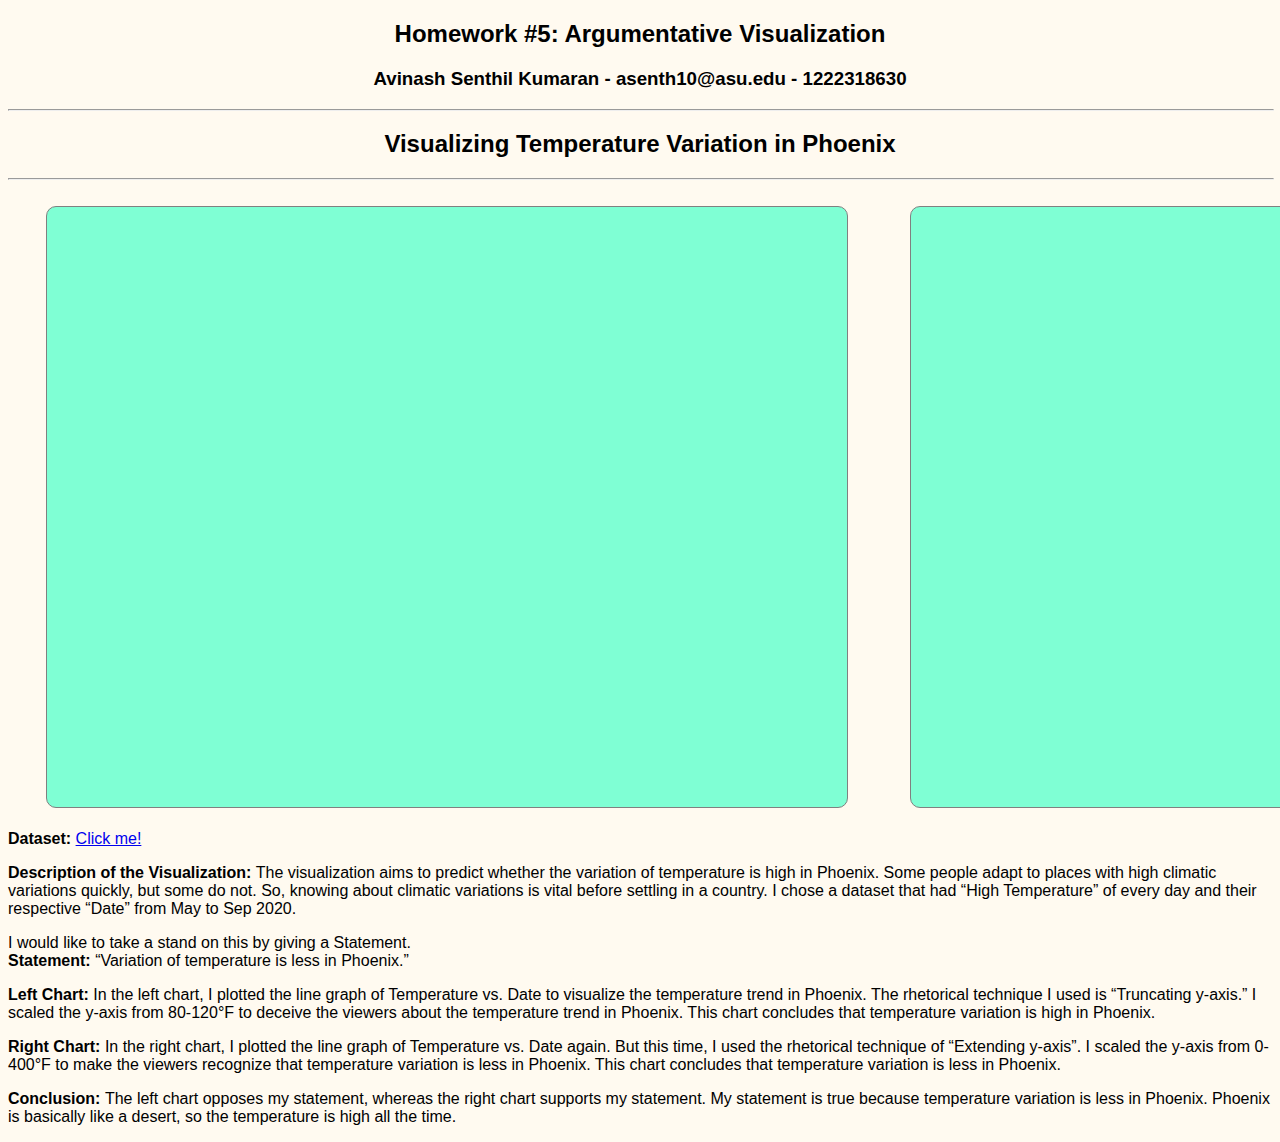
<file: Argumentative_Visualization/index.html>
<!DOCTYPE html>
<html>
  <head>
    <meta charset='utf-8'>
    <title>CSE 578 / Fall 2021 / Homework #5</title>
    <link rel='stylesheet' href='css/styles.css'>
    <script src='https://d3js.org/d3.v5.min.js'></script>
    <script src='scripts/homework5.js'></script>

  </head>
  <body>
    <div id='wrapper2'>
      <h2>Homework #5: Argumentative Visualization</h2>
      <h3>Avinash Senthil Kumaran - asenth10@asu.edu - 1222318630</h3>
      <hr style='width:100%'>
      <h2>Visualizing Temperature Variation in Phoenix</h2>
      <hr style='width:100%'>
      <br/>
      </div>
      <div id='wrapper'>
      <svg id='svg1'></svg>&nbsp;&nbsp;&nbsp;&nbsp;&nbsp;&nbsp;&nbsp;&nbsp;&nbsp;&nbsp;&nbsp;&nbsp;&nbsp;
      <svg id='svg2'></svg>
      <br />
      <br/>
    </div>
    <div style="width:100%">
      <b>Dataset: </b>
      <a href="https://www.phoenixopendata.com/dataset/phoenix-heat-relief-shelter-attendance/resource/5c256353-7774-40b4-a414-195be909a200" target="_blank">Click me!</a></div>
     <p>
      <b>Description of the Visualization: </b>The visualization aims to predict whether the variation of temperature is high in Phoenix. Some people adapt to places with high climatic variations quickly, but some do not. So, knowing about climatic variations is vital before settling in a country. I chose a dataset that had “High Temperature” of every day and their respective “Date” from May to Sep 2020.
     </p> 
     <p>
      I would like to take a stand on this by giving a Statement.<br>
      <b>Statement:</b>
      “Variation of temperature is less in Phoenix.”
     </p>
     <p>
      <b>Left Chart: </b>In the left chart, I plotted the line graph of Temperature vs. Date to visualize the temperature trend in Phoenix. The rhetorical technique I used is “Truncating y-axis.” I scaled the y-axis from 80-120°F to deceive the viewers about the temperature trend in Phoenix. This chart concludes that temperature variation is high in Phoenix.
     </p>
     <p>
      <b>Right Chart: </b>In the right chart, I plotted the line graph of Temperature vs. Date again. But this time, I used the rhetorical technique of “Extending y-axis”. I scaled the y-axis from 0-400°F to make the viewers recognize that temperature variation is less in Phoenix. This chart concludes that temperature variation is less in Phoenix.
     </p>
     <p>
      <b>Conclusion: </b>The left chart opposes my statement, whereas the right chart supports my statement. My statement is true because temperature variation is less in Phoenix. Phoenix is basically like a desert, so the temperature is high all the time.
     </p>
    </body>
</html>
</file>
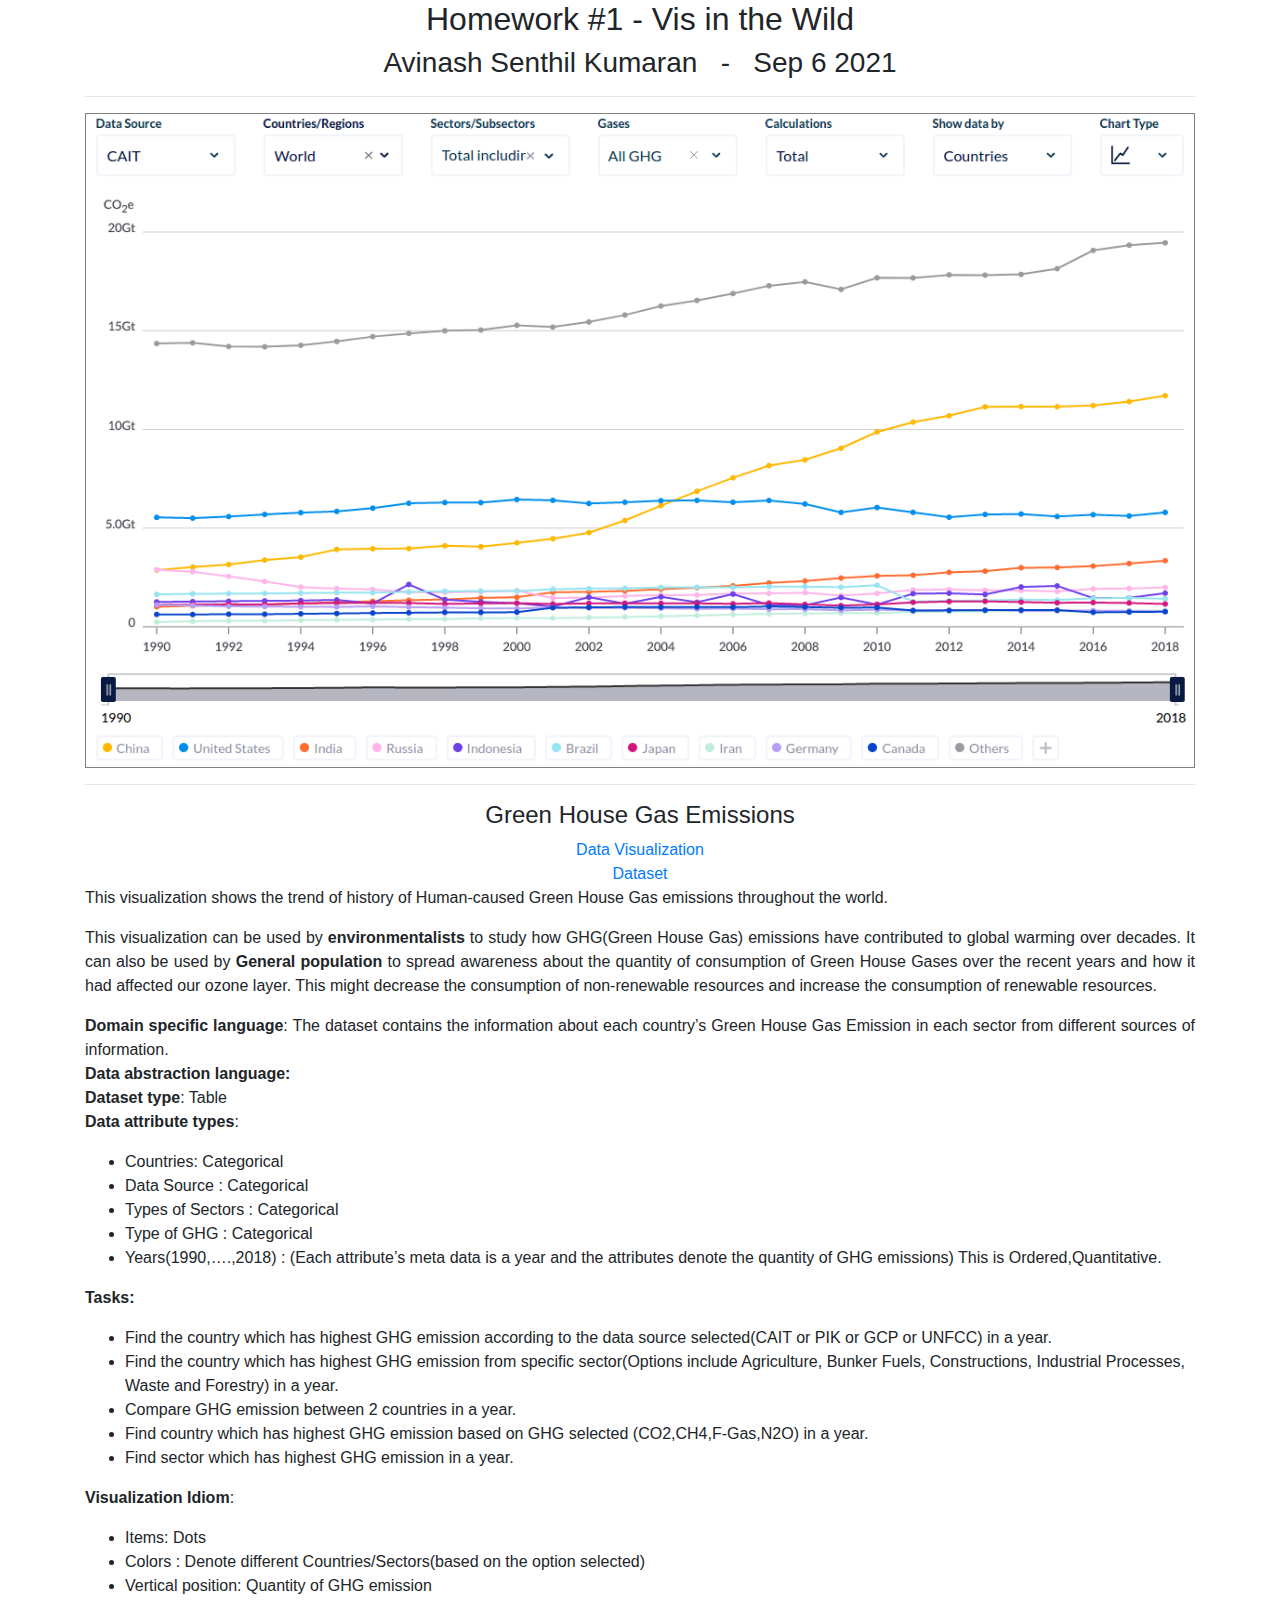
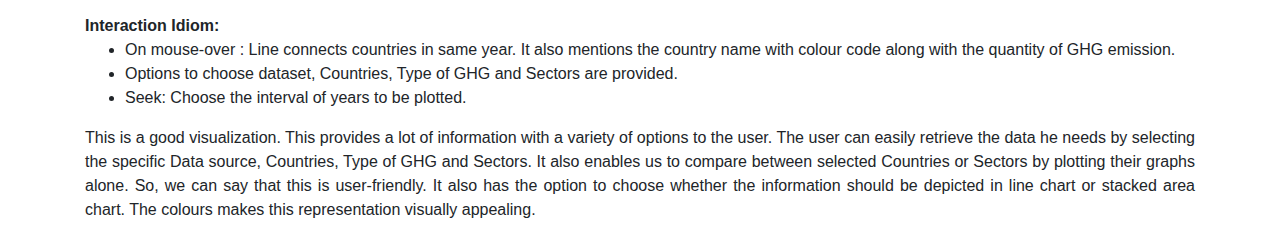
<file: Basic_HTML/index.html>
<!DOCTYPE html>
<html>
	<head>
		<link rel="stylesheet" type="text/css" href="https://stackpath.bootstrapcdn.com/bootstrap/4.5.2/css/bootstrap.min.css">
		<title>CSE 578 Homework #1: Avinash Senthil Kumaran</title>
	</head>
	<style>
		.container {
			maxwidth: 970px;
		}
		h2, h3, h4, span {
			text-align: center;
		}
		img {
			width:100%;
			border: 1px solid gray;
		}
		p {
			text-align: justify;
			text-justify: inter-word;
		}
	</style>
    <body>
	    <div class="container">
			<header>
				<h2 style=>Homework #1 - Vis in the Wild</h2>
				<h3>Avinash Senthil Kumaran&nbsp;&nbsp;&nbsp;-&nbsp;&nbsp;&nbsp;Sep 6 2021</h3>
			</header>
			<hr>
			<img src="imgs/GHG.png" alt="The cool visualization example that I found!">
			<hr>
			<h4>Green House Gas Emissions</h4>
			<div style="width:100%;text-align:center;">
				<a href="https://www.climatewatchdata.org/embed/ghg-emissions%3FbreakBy%3Dcountries%26chartType%3Dline%26end_year%3D2018%26regions%3DWORLD%26sectors%3Dtotal-including-lucf%26start_year%3D1990" target="_blank">Data Visualization</a></div>
			<div style="width:100%;text-align:center;">	
				<a href="https://www.climatewatchdata.org/data-explorer/historical-emissions?historical-emissions-data-sources=cait&historical-emissions-gases=&historical-emissions-regions=&historical-emissions-sectors=&page=1" target="_blank">Dataset</a></div>

			<p>
				This visualization shows the trend of history of Human-caused Green House Gas emissions throughout the world.
			</p>
			<p>
				This visualization can be used by <b>environmentalists</b> to study how GHG(Green House Gas) emissions have contributed to global warming over decades. It can also be used by <b>General population</b> to spread awareness about the quantity of consumption of Green House Gases over the recent years and how it had affected our ozone layer. This might decrease the consumption of non-renewable resources and increase the consumption of renewable resources.
			</p>
			<p>
				<b>Domain specific language</b>: The dataset contains the information about each country’s Green House Gas Emission in each sector from different sources of information.<br>
				<b>Data abstraction language:</b><br>
				<b>Dataset type</b>: Table<br>
				<b>Data attribute types</b>:<br>
				<ul>
					<li>Countries: Categorical</li>
					<li>Data Source : Categorical</li>
					<li>Types of Sectors : Categorical</li>
					<li>Type of GHG : Categorical</li>
					<li>Years(1990,….,2018) : (Each attribute’s meta data is a year and the attributes denote the quantity of GHG emissions) This is Ordered,Quantitative.</li>
				</ul>
				</p>
			<p>
				<b>Tasks:</b>
				<ul>
				<li>Find the country which has highest GHG emission according to the data source selected(CAIT or PIK or GCP or UNFCC) in a year.</li>
  				<li>Find the country which has highest GHG emission from specific sector(Options include Agriculture, Bunker Fuels, Constructions, Industrial Processes, Waste and Forestry) in a year.</li>
				<li>Compare GHG emission between 2 countries in a year.</li>
				<li>Find country which has highest GHG emission based on GHG selected (CO2,CH4,F-Gas,N2O) in a year.</li>
				<li>Find sector which has highest GHG emission in a year.</li>
				</ul>
			</p>
			<p>
				<b>Visualization Idiom</b>:
				<ul> 
				<li>Items: Dots</li>
				<li>Colors : Denote different Countries/Sectors(based on the option selected)</li>
				<li>Vertical position: Quantity of GHG emission</li>
				</ul>
				<b>Interaction Idiom:</b>
				<ul>
					<li>On mouse-over : Line connects countries in same year. It also mentions the country name with colour code along with the quantity of GHG emission.</li>
					<li>Options to choose dataset, Countries, Type of GHG and Sectors are provided.</li>
					<li>Seek: Choose the interval of years to be plotted.</li>
				</ul>
			</p>
			<p>
				This is a good visualization. This provides a lot of information with a variety of options to the user. The user can easily retrieve the data he needs by selecting the specific Data source, Countries, Type of GHG and Sectors. It also enables us to compare between selected Countries or Sectors by plotting their graphs alone. So, we can say that this is user-friendly. It also has the option to choose whether the information should be depicted in line chart or stacked area chart. The colours makes this representation visually appealing.
			</p>
		</div>
	</body>
</html>
</file>
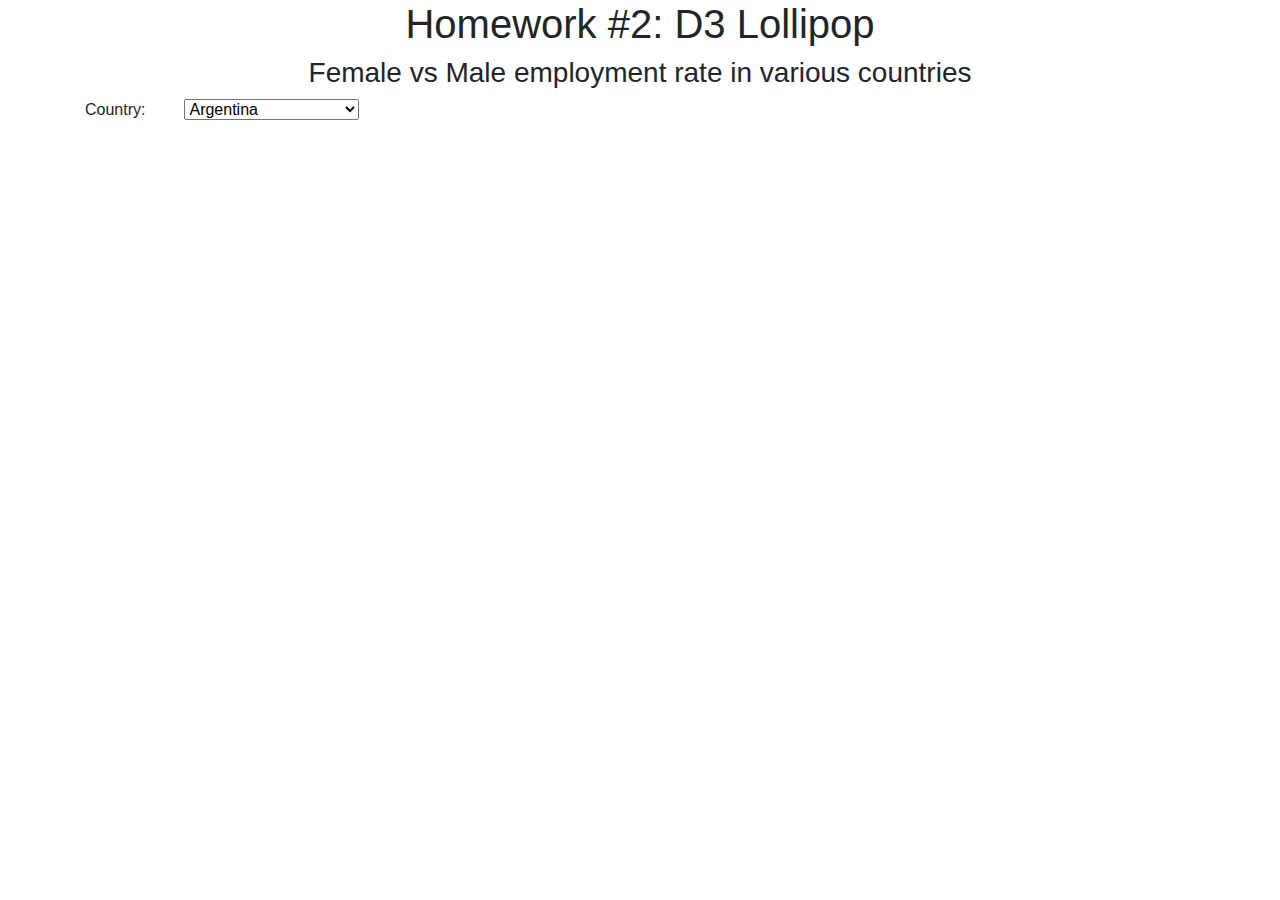
<file: Lollipop_Chart/index.html>
<!DOCTYPE html>
<html lang='en'>
    <head>
        <link rel="shortcut icon" href="#">
        <style>
        svg {
            width: 1000px;
            height: 600px; 
        }
        .col-3 {
            width : 100%
        }
        </style>
        <title>Homework #2: D3 Lollipop</title>
        <link rel="stylesheet" href="https://cdn.jsdelivr.net/npm/bootstrap@4.5.3/dist/css/bootstrap.min.css" />
        <script src='https://d3js.org/d3.v5.min.js'></script>
        <script src="js/main.js"></script>
    </head>
    <body>
        <div class="container">
            <h1 class="text-center">Homework #2: D3 Lollipop</h1>
            <h3 class="text-center">Female vs Male employment rate in various countries</h3>
            <div class="row">
                <div class="col-1">Country: </div>
            &nbsp;
            
                <div class="col-3">
                    <select id='country' onchange="drawLolliPopChart();">
                        <option value='Argentina'>Argentina</option>
                        <option value='India'>India</option>
                        <option value='Qatar'>Qatar</option>
                        <option value='United Arab Emirates'>United Arab Emirates</option>
                        <option value='United States'>United States</option>
                        
                    </select>
                
                   <!-- add your select here-->
                </div>
            </div>
            <div id="my_dataviz">
                
                <!-- create svg here -->
            <svg> </svg>    
            </div>
        </div>
    </body>

</html>
</file>
<file: Argumentative_Visualization/css/styles.css>
#svg1 {
  border:1px solid gray;
  border-radius:10px;
  height:600px;
  width:800px;
  background-color: aquamarine;
}
body{
  background-color: floralwhite;
  color: black;
}
#wrapper {
  margin-left:3%;
  width:1700px;
  background-color: floralwhite;
}
html {
  font-family: 'Trebuchet MS', sans-serif;
}
#svg2 {
  border:1px solid gray;
  border-radius:10px;
  height:600px;
  width:800px;
  background-color: aquamarine;
}
h2, h3 {
  text-align:center;
}
.tooltip-donut {
  position: absolute;
  text-align: left;
  padding: .5rem;
  background: #FFFFFF;
  color: black;
  border: 1px solid #313639;
  border-radius: 8px;
  pointer-events: none;
  font-size: 15px;
}
</file>
